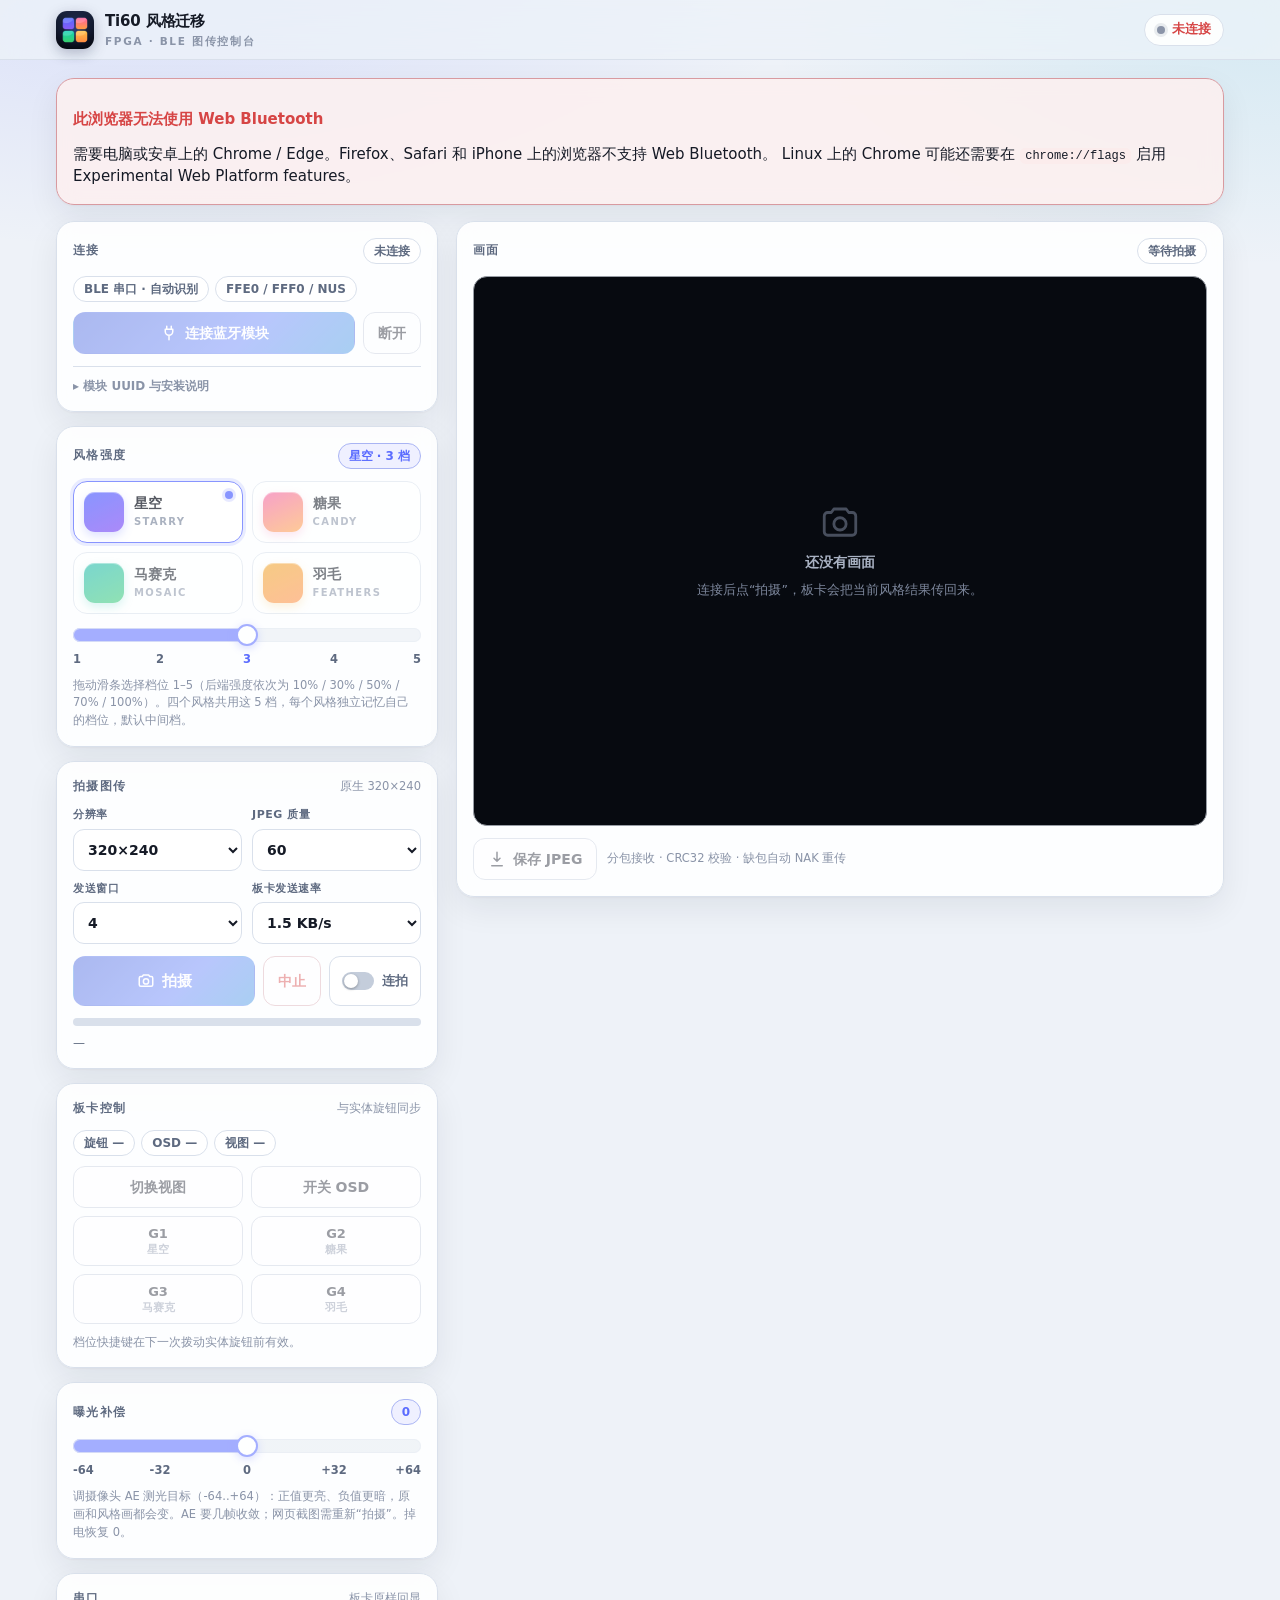
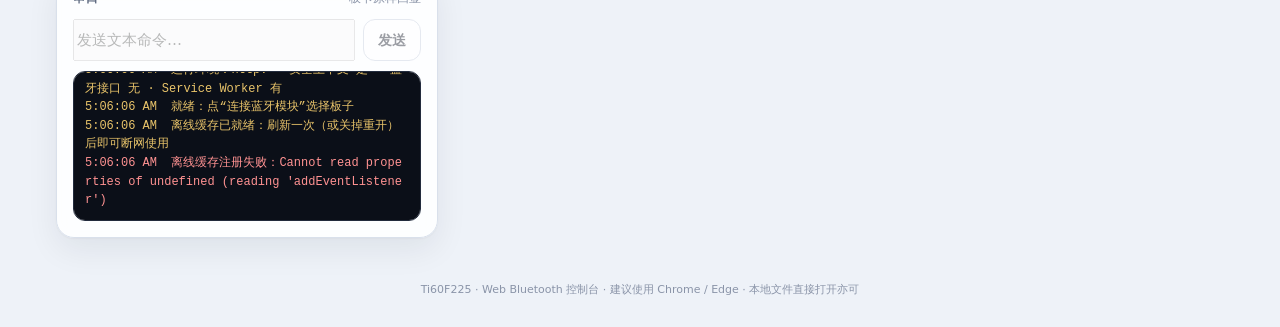
<file: index.html>
<!doctype html>
<html lang="zh-CN">
<head>
<meta charset="utf-8">
<meta name="viewport" content="width=device-width, initial-scale=1, viewport-fit=cover">
<meta name="color-scheme" content="light dark">
<title>Ti60 风格迁移 · 蓝牙图传控制台</title>
<meta name="description" content="通过蓝牙连接 Ti60 FPGA，切换四种艺术风格与五档强度，拍摄并下载风格迁移画面。">
<meta name="theme-color" content="#eef2f8" media="(prefers-color-scheme: light)">
<meta name="theme-color" content="#0b0e15" media="(prefers-color-scheme: dark)">
<link rel="manifest" href="./manifest.webmanifest">
<link rel="icon" href="icons/favicon-32.png" sizes="32x32">
<link rel="icon" href="icons/favicon.svg" type="image/svg+xml">
<link rel="apple-touch-icon" href="icons/apple-touch-icon.png">
<meta name="apple-mobile-web-app-capable" content="yes">
<meta name="apple-mobile-web-app-title" content="Ti60">
<link rel="stylesheet" href="./app.css">
</head>
<body class="desktop">

<header class="appbar">
  <div class="appbar-inner">
    <div class="brand">
      <img src="icons/icon-192.png" alt="" width="38" height="38">
      <div class="brand-text">
        <h1>Ti60 风格迁移</h1>
        <p>FPGA · BLE 图传控制台</p>
      </div>
    </div>
    <span class="spacer"></span>
    <span class="status-pill" id="statusPill" data-state="off">
      <span class="status-dot"></span><span id="statusText">未连接</span>
    </span>
    <button class="btn soft" id="installBtn" hidden>
      <svg viewBox="0 0 24 24" fill="none" stroke="currentColor" stroke-width="2" stroke-linecap="round" stroke-linejoin="round" aria-hidden="true"><path d="M12 3v12m0 0 4-4m-4 4-4-4M4 19h16"/></svg>
      <span class="install-label">安装</span>
    </button>
  </div>
</header>

<main>
  <section class="card warn" id="warn" hidden>
    <h2>此浏览器无法使用 Web Bluetooth</h2>
    <div id="warnText"></div>
  </section>

  <div class="layout">
    <div class="sidebar">

      <section class="card">
        <div class="card-head">
          <h2>连接</h2>
          <span class="chip" id="deviceChip">未连接</span>
        </div>
        <div class="conn-line">
          <span class="chip">BLE 串口 · 自动识别</span>
          <span class="chip" id="connHint">FFE0 / FFF0 / NUS</span>
        </div>
        <div class="conn-actions">
          <button id="connect" class="btn primary">
            <svg viewBox="0 0 24 24" fill="none" stroke="currentColor" stroke-width="2" stroke-linecap="round" stroke-linejoin="round" aria-hidden="true"><path d="M9 7V3M15 7V3M7 7h10v3a5 5 0 0 1-5 5 5 5 0 0 1-5-5V7ZM12 15v6"/></svg>
            连接蓝牙模块
          </button>
          <button id="disconnect" class="btn ghost" disabled>断开</button>
        </div>
        <details class="adv">
          <summary>模块 UUID 与安装说明</summary>
          <div class="adv-body">
            <label class="field">配置
              <select id="profile">
                <option value="auto">自动识别（FFE0 / FFF0 / Nordic UART）</option>
                <option value="ffe0">HC-08 / HM-10 / JDY：FFE0 · FFE1</option>
                <option value="fff0">FFF0 · 通知 FFF1 · 写 FFF2</option>
                <option value="nus">Nordic UART：6E400001…</option>
                <option value="custom">自定义</option>
              </select>
            </label>
            <div class="uuid-fields" id="customRow" hidden>
              <label class="field">服务 UUID<input id="cService" placeholder="0000ffe0-0000-1000-8000-00805f9b34fb"></label>
              <label class="field">通知特征<input id="cNotify" placeholder="0000ffe1-…"></label>
              <label class="field">写特征<input id="cWrite" placeholder="0000ffe1-…"></label>
            </div>
            <div class="hint">Chrome / Edge 可通过顶栏“安装”把本页变成独立窗口；HTTPS 或 localhost 下支持离线缓存。iPhone 上的浏览器不支持 Web Bluetooth。</div>
          </div>
        </details>
      </section>

      <section class="card">
        <div class="card-head">
          <h2>风格强度</h2>
          <span class="chip now" id="tierNow">星空 · 3 档</span>
        </div>
        <div class="style-grid" id="styleGrid">
          <button class="style-card sel" data-bank="0" disabled aria-pressed="true">
            <span class="swatch" aria-hidden="true"></span>
            <span class="meta"><span class="name">星空</span><span class="en">starry</span></span>
          </button>
          <button class="style-card" data-bank="1" disabled aria-pressed="false">
            <span class="swatch" aria-hidden="true"></span>
            <span class="meta"><span class="name">糖果</span><span class="en">candy</span></span>
          </button>
          <button class="style-card" data-bank="2" disabled aria-pressed="false">
            <span class="swatch" aria-hidden="true"></span>
            <span class="meta"><span class="name">马赛克</span><span class="en">mosaic</span></span>
          </button>
          <button class="style-card" data-bank="3" disabled aria-pressed="false">
            <span class="swatch" aria-hidden="true"></span>
            <span class="meta"><span class="name">羽毛</span><span class="en">feathers</span></span>
          </button>
        </div>
        <div class="tier-slider">
          <input class="tier-range" id="tierRange" type="range" min="0" max="4" step="1" value="2"
                 disabled aria-label="风格强度档位" aria-valuetext="3 档">
          <div class="tier-scale" id="tierScale" aria-hidden="true">
            <span data-tier="0">1</span>
            <span data-tier="1">2</span>
            <span data-tier="2" class="on">3</span>
            <span data-tier="3">4</span>
            <span data-tier="4">5</span>
          </div>
        </div>
        <div class="hint">拖动滑条选择档位 1–5（后端强度依次为 10% / 30% / 50% / 70% / 100%）。四个风格共用这 5 档，每个风格独立记忆自己的档位，默认中间档。</div>
      </section>

      <section class="card">
        <div class="card-head">
          <h2>拍摄图传</h2>
          <span class="head-note">原生 320×240</span>
        </div>
        <div class="field-grid">
          <label class="field">分辨率
            <select id="size"><option value="320" selected>320×240</option></select>
          </label>
          <label class="field">JPEG 质量
            <select id="quality"><option>40</option><option selected>60</option><option>75</option><option>90</option></select>
          </label>
          <label class="field">发送窗口
            <select id="window"><option>1</option><option>2</option><option selected>4</option><option>8</option></select>
          </label>
          <label class="field">板卡发送速率
            <select id="rate"><option value="800">0.8 KB/s</option><option value="1500" selected>1.5 KB/s</option><option value="2500">2.5 KB/s</option><option value="4000">4 KB/s</option><option value="6000">6 KB/s</option><option value="9000">9 KB/s</option></select>
          </label>
        </div>
        <div class="snap-row">
          <button id="snap" class="btn primary" disabled>
            <svg viewBox="0 0 24 24" fill="none" stroke="currentColor" stroke-width="2" stroke-linecap="round" stroke-linejoin="round" aria-hidden="true"><path d="M3 8a2 2 0 0 1 2-2h2l1.5-2h7L17 6h2a2 2 0 0 1 2 2v9a2 2 0 0 1-2 2H5a2 2 0 0 1-2-2Z"/><circle cx="12" cy="12.5" r="3.5"/></svg>
            拍摄
          </button>
          <button id="abort" class="btn danger" disabled>中止</button>
          <label class="switch"><input type="checkbox" id="auto"> 连拍</label>
        </div>
        <div class="progress" id="prog"><span id="progBar"></span></div>
        <div class="xfer" id="xfer">—</div>
      </section>

      <section class="card">
        <div class="card-head">
          <h2>板卡控制</h2>
          <span class="head-note">与实体旋钮同步</span>
        </div>
        <div class="chips">
          <span class="chip" id="knob">旋钮 —</span>
          <span class="chip" id="osd">OSD —</span>
          <span class="chip" id="view">视图 —</span>
        </div>
        <div class="ctl-row">
          <button class="btn ctl" id="viewBtn" data-cmd="VIEW" disabled>切换视图</button>
          <button class="btn ctl" id="osdBtn" data-cmd="OSD" disabled>开关 OSD</button>
        </div>
        <div class="knob-row">
          <button class="btn ctl" data-cmd="KNOB,1" disabled><span>G1</span><small>星空</small></button>
          <button class="btn ctl" data-cmd="KNOB,2" disabled><span>G2</span><small>糖果</small></button>
          <button class="btn ctl" data-cmd="KNOB,0" disabled><span>G3</span><small>马赛克</small></button>
          <button class="btn ctl" data-cmd="KNOB,3" disabled><span>G4</span><small>羽毛</small></button>
        </div>
        <div class="hint">档位快捷键在下一次拨动实体旋钮前有效。</div>
      </section>

      <section class="card">
        <div class="card-head">
          <h2>曝光补偿</h2>
          <span class="chip now" id="expNow">0</span>
        </div>
        <div class="tier-slider">
          <input class="tier-range" id="expRange" type="range" min="-64" max="64" step="1" value="0"
                 disabled aria-label="曝光补偿">
          <div class="tier-scale" aria-hidden="true">
            <span data-tier="0">-64</span>
            <span data-tier="1">-32</span>
            <span data-tier="2">0</span>
            <span data-tier="3">+32</span>
            <span data-tier="4">+64</span>
          </div>
        </div>
        <div class="hint">调摄像头 AE 测光目标（-64..+64）：正值更亮、负值更暗，原画和风格画都会变。AE 要几帧收敛；网页截图需重新“拍摄”。掉电恢复 0。</div>
      </section>

      <section class="card">
        <div class="card-head">
          <h2>串口</h2>
          <span class="head-note">板卡原样回显</span>
        </div>
        <div class="serial-row">
          <input id="text" placeholder="发送文本命令…" disabled>
          <button id="send" class="btn" disabled>发送</button>
        </div>
        <div id="log"></div>
      </section>

    </div>

    <section class="card viewer" id="viewer">
      <div class="card-head">
        <h2>画面</h2>
        <span class="chip" id="shotInfo">等待拍摄</span>
      </div>
      <div class="frame">
        <img id="shot" alt="风格迁移画面">
        <div class="empty" id="emptyViewer">
          <svg viewBox="0 0 24 24" fill="none" stroke="currentColor" stroke-width="1.6" stroke-linecap="round" stroke-linejoin="round" aria-hidden="true"><path d="M3 8a2 2 0 0 1 2-2h2l1.5-2h7L17 6h2a2 2 0 0 1 2 2v9a2 2 0 0 1-2 2H5a2 2 0 0 1-2-2Z"/><circle cx="12" cy="12.5" r="3.5"/></svg>
          <b>还没有画面</b>
          <span>连接后点“拍摄”，板卡会把当前风格结果传回来。</span>
        </div>
      </div>
      <div class="viewer-foot">
        <button id="save" class="btn" disabled>
          <svg viewBox="0 0 24 24" fill="none" stroke="currentColor" stroke-width="2" stroke-linecap="round" stroke-linejoin="round" aria-hidden="true"><path d="M12 3v12m0 0 4-4m-4 4-4-4M5 21h14"/></svg>
          保存 JPEG
        </button>
        <span class="hint">分包接收 · CRC32 校验 · 缺包自动 NAK 重传</span>
      </div>
      <div class="gallery" id="gallery"></div>
    </section>
  </div>
</main>

<p class="footnote">Ti60F225 · Web Bluetooth 控制台 · 建议使用 Chrome / Edge · 本地文件直接打开亦可</p>

<script src="ble_proto.js"></script>
<script src="app.js"></script>
</body>
</html>
</file>
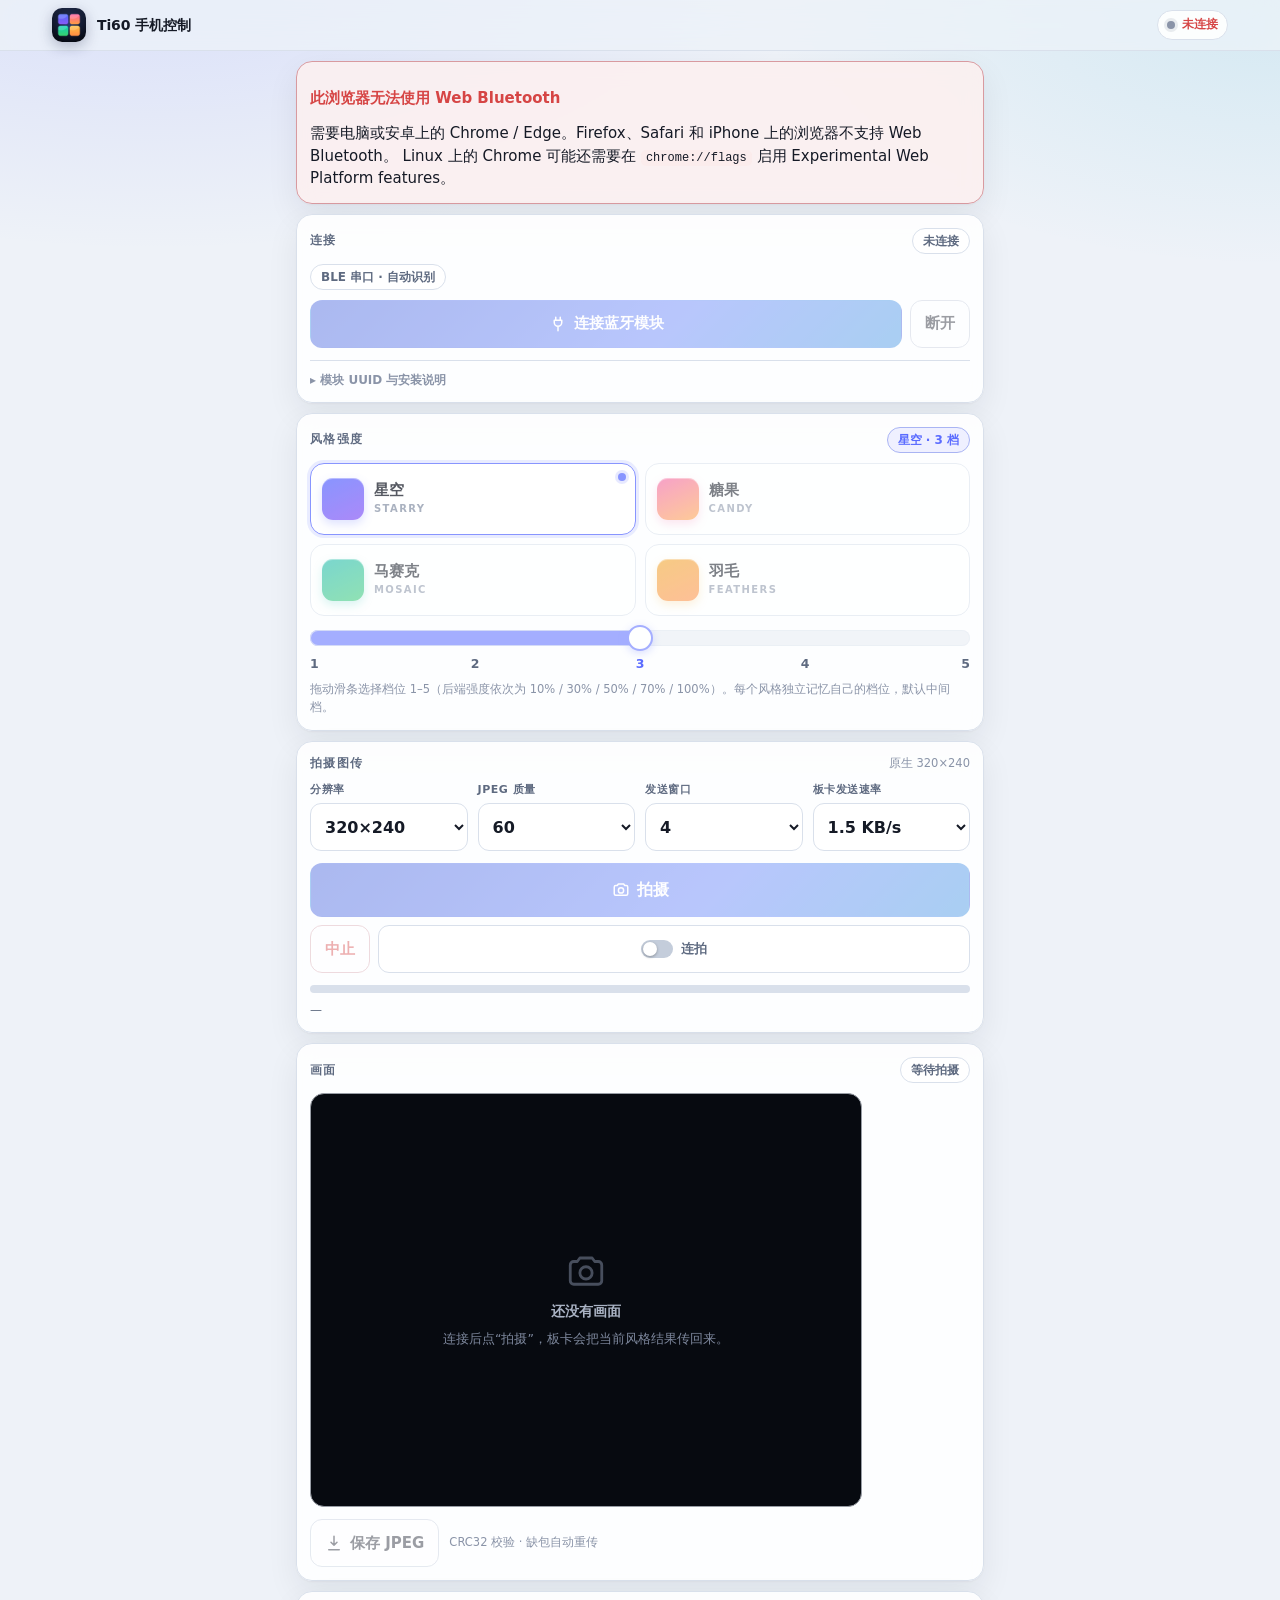
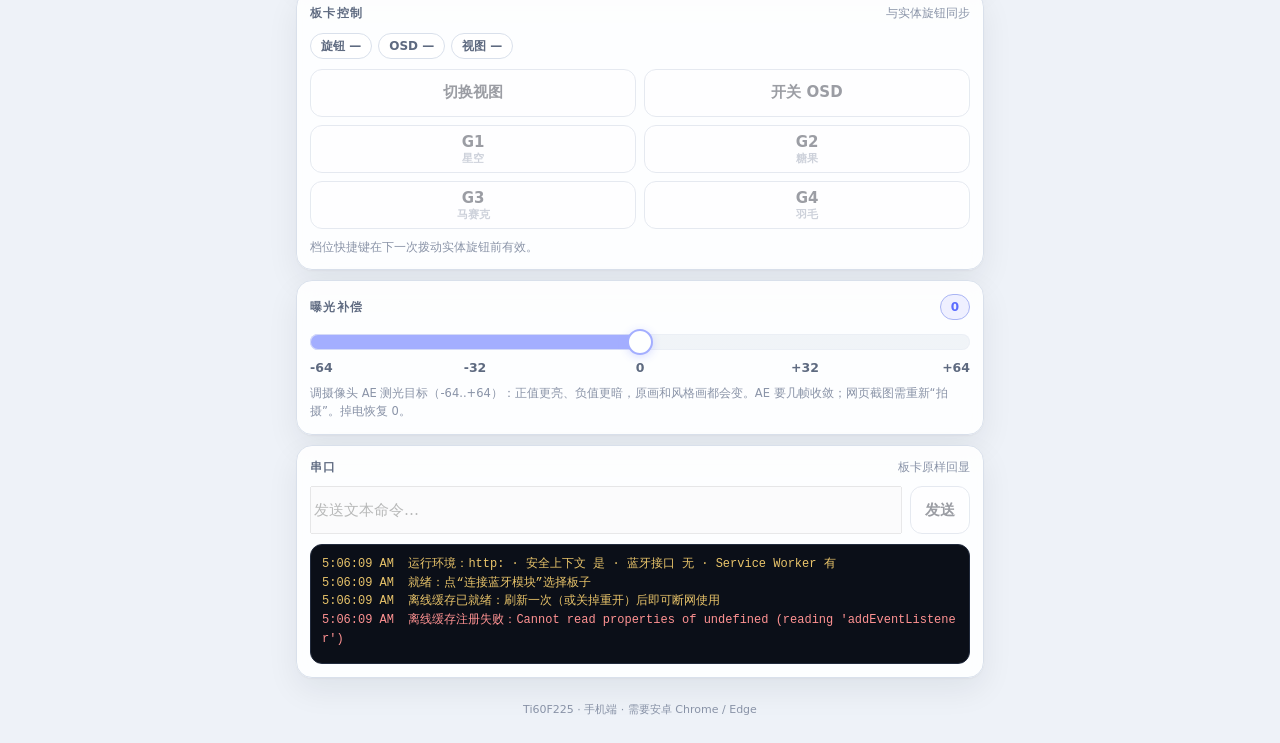
<file: index_mobile.html>
<!doctype html>
<html lang="zh-CN">
<head>
<meta charset="utf-8">
<meta name="viewport" content="width=device-width, initial-scale=1, viewport-fit=cover">
<meta name="color-scheme" content="light dark">
<title>Ti60 风格迁移 · 手机控制</title>
<meta name="description" content="手机上的 Ti60 风格迁移遥控器：切换风格与强度、拍摄并下载画面。">
<meta name="theme-color" content="#eef2f8" media="(prefers-color-scheme: light)">
<meta name="theme-color" content="#0b0e15" media="(prefers-color-scheme: dark)">
<meta name="mobile-web-app-capable" content="yes">
<meta name="apple-mobile-web-app-capable" content="yes">
<meta name="apple-mobile-web-app-title" content="Ti60">
<link rel="manifest" href="./manifest-mobile.webmanifest">
<link rel="icon" href="icons/favicon-32.png" sizes="32x32">
<link rel="icon" href="icons/favicon.svg" type="image/svg+xml">
<link rel="apple-touch-icon" href="icons/apple-touch-icon.png">
<link rel="stylesheet" href="./app.css">
</head>
<body class="mobile">

<header class="appbar">
  <div class="appbar-inner">
    <div class="brand">
      <img src="icons/icon-192.png" alt="" width="34" height="34">
      <div class="brand-text">
        <h1>Ti60 手机控制</h1>
        <p>FPGA · BLE 图传</p>
      </div>
    </div>
    <span class="spacer"></span>
    <span class="status-pill" id="statusPill" data-state="off">
      <span class="status-dot"></span><span id="statusText">未连接</span>
    </span>
    <button class="btn soft" id="installBtn" hidden aria-label="安装到主屏幕">
      <svg viewBox="0 0 24 24" fill="none" stroke="currentColor" stroke-width="2" stroke-linecap="round" stroke-linejoin="round" aria-hidden="true"><path d="M12 3v12m0 0 4-4m-4 4-4-4M4 19h16"/></svg>
      <span class="install-label">安装</span>
    </button>
  </div>
</header>

<main>
  <section class="card warn" id="warn" hidden>
    <h2>此浏览器无法使用 Web Bluetooth</h2>
    <div id="warnText"></div>
  </section>

  <section class="card">
    <div class="card-head">
      <h2>连接</h2>
      <span class="chip" id="deviceChip">未连接</span>
    </div>
    <div class="conn-line">
      <span class="chip">BLE 串口 · 自动识别</span>
    </div>
    <div class="conn-actions">
      <button id="connect" class="btn primary">
        <svg viewBox="0 0 24 24" fill="none" stroke="currentColor" stroke-width="2" stroke-linecap="round" stroke-linejoin="round" aria-hidden="true"><path d="M9 7V3M15 7V3M7 7h10v3a5 5 0 0 1-5 5 5 5 0 0 1-5-5V7ZM12 15v6"/></svg>
        连接蓝牙模块
      </button>
      <button id="disconnect" class="btn ghost" disabled>断开</button>
    </div>
    <details class="adv">
      <summary>模块 UUID 与安装说明</summary>
      <div class="adv-body">
        <label class="field">配置
          <select id="profile">
            <option value="auto">自动识别（FFE0 / FFF0 / Nordic UART）</option>
            <option value="ffe0">HC-08 / HM-10 / JDY：FFE0 · FFE1</option>
            <option value="fff0">FFF0 · 通知 FFF1 · 写 FFF2</option>
            <option value="nus">Nordic UART：6E400001…</option>
            <option value="custom">自定义</option>
          </select>
        </label>
        <div class="uuid-fields" id="customRow" hidden>
          <label class="field">服务 UUID<input id="cService" placeholder="0000ffe0-0000-1000-8000-00805f9b34fb"></label>
          <label class="field">通知特征<input id="cNotify" placeholder="0000ffe1-…"></label>
          <label class="field">写特征<input id="cWrite" placeholder="0000ffe1-…"></label>
        </div>
        <div class="hint">安卓 Chrome / Edge 可在菜单或顶栏“安装”到主屏幕，像 App 一样全屏打开。iPhone 上的浏览器不支持 Web Bluetooth。</div>
      </div>
    </details>
  </section>

  <section class="card">
    <div class="card-head">
      <h2>风格强度</h2>
      <span class="chip now" id="tierNow">星空 · 3 档</span>
    </div>
    <div class="style-grid" id="styleGrid">
      <button class="style-card sel" data-bank="0" disabled aria-pressed="true">
        <span class="swatch" aria-hidden="true"></span>
        <span class="meta"><span class="name">星空</span><span class="en">starry</span></span>
      </button>
      <button class="style-card" data-bank="1" disabled aria-pressed="false">
        <span class="swatch" aria-hidden="true"></span>
        <span class="meta"><span class="name">糖果</span><span class="en">candy</span></span>
      </button>
      <button class="style-card" data-bank="2" disabled aria-pressed="false">
        <span class="swatch" aria-hidden="true"></span>
        <span class="meta"><span class="name">马赛克</span><span class="en">mosaic</span></span>
      </button>
      <button class="style-card" data-bank="3" disabled aria-pressed="false">
        <span class="swatch" aria-hidden="true"></span>
        <span class="meta"><span class="name">羽毛</span><span class="en">feathers</span></span>
      </button>
    </div>
    <div class="tier-slider">
      <input class="tier-range" id="tierRange" type="range" min="0" max="4" step="1" value="2"
             disabled aria-label="风格强度档位" aria-valuetext="3 档">
      <div class="tier-scale" id="tierScale" aria-hidden="true">
        <span data-tier="0">1</span>
        <span data-tier="1">2</span>
        <span data-tier="2" class="on">3</span>
        <span data-tier="3">4</span>
        <span data-tier="4">5</span>
      </div>
    </div>
    <div class="hint">拖动滑条选择档位 1–5（后端强度依次为 10% / 30% / 50% / 70% / 100%）。每个风格独立记忆自己的档位，默认中间档。</div>
  </section>

  <section class="card">
    <div class="card-head">
      <h2>拍摄图传</h2>
      <span class="head-note">原生 320×240</span>
    </div>
    <div class="field-grid">
      <label class="field">分辨率
        <select id="size"><option value="320" selected>320×240</option></select>
      </label>
      <label class="field">JPEG 质量
        <select id="quality"><option>40</option><option selected>60</option><option>75</option><option>90</option></select>
      </label>
      <label class="field">发送窗口
        <select id="window"><option>1</option><option>2</option><option selected>4</option><option>8</option></select>
      </label>
      <label class="field">板卡发送速率
        <select id="rate"><option value="800">0.8 KB/s</option><option value="1500" selected>1.5 KB/s</option><option value="2500">2.5 KB/s</option><option value="4000">4 KB/s</option><option value="6000">6 KB/s</option><option value="9000">9 KB/s</option></select>
      </label>
    </div>
    <div class="snap-row">
      <button id="snap" class="btn primary" disabled>
        <svg viewBox="0 0 24 24" fill="none" stroke="currentColor" stroke-width="2" stroke-linecap="round" stroke-linejoin="round" aria-hidden="true"><path d="M3 8a2 2 0 0 1 2-2h2l1.5-2h7L17 6h2a2 2 0 0 1 2 2v9a2 2 0 0 1-2 2H5a2 2 0 0 1-2-2Z"/><circle cx="12" cy="12.5" r="3.5"/></svg>
        拍摄
      </button>
      <button id="abort" class="btn danger" disabled>中止</button>
      <label class="switch"><input type="checkbox" id="auto"> 连拍</label>
    </div>
    <div class="progress" id="prog"><span id="progBar"></span></div>
    <div class="xfer" id="xfer">—</div>
  </section>

  <section class="card viewer" id="viewer">
    <div class="card-head">
      <h2>画面</h2>
      <span class="chip" id="shotInfo">等待拍摄</span>
    </div>
    <div class="frame">
      <img id="shot" alt="风格迁移画面">
      <div class="empty" id="emptyViewer">
        <svg viewBox="0 0 24 24" fill="none" stroke="currentColor" stroke-width="1.6" stroke-linecap="round" stroke-linejoin="round" aria-hidden="true"><path d="M3 8a2 2 0 0 1 2-2h2l1.5-2h7L17 6h2a2 2 0 0 1 2 2v9a2 2 0 0 1-2 2H5a2 2 0 0 1-2-2Z"/><circle cx="12" cy="12.5" r="3.5"/></svg>
        <b>还没有画面</b>
        <span>连接后点“拍摄”，板卡会把当前风格结果传回来。</span>
      </div>
    </div>
    <div class="viewer-foot">
      <button id="save" class="btn" disabled>
        <svg viewBox="0 0 24 24" fill="none" stroke="currentColor" stroke-width="2" stroke-linecap="round" stroke-linejoin="round" aria-hidden="true"><path d="M12 3v12m0 0 4-4m-4 4-4-4M5 21h14"/></svg>
        保存 JPEG
      </button>
      <span class="hint">CRC32 校验 · 缺包自动重传</span>
    </div>
    <div class="gallery" id="gallery"></div>
  </section>

  <section class="card">
    <div class="card-head">
      <h2>板卡控制</h2>
      <span class="head-note">与实体旋钮同步</span>
    </div>
    <div class="chips">
      <span class="chip" id="knob">旋钮 —</span>
      <span class="chip" id="osd">OSD —</span>
      <span class="chip" id="view">视图 —</span>
    </div>
    <div class="ctl-row">
      <button class="btn ctl" id="viewBtn" data-cmd="VIEW" disabled>切换视图</button>
      <button class="btn ctl" id="osdBtn" data-cmd="OSD" disabled>开关 OSD</button>
    </div>
    <div class="knob-row">
      <button class="btn ctl" data-cmd="KNOB,1" disabled><span>G1</span><small>星空</small></button>
      <button class="btn ctl" data-cmd="KNOB,2" disabled><span>G2</span><small>糖果</small></button>
      <button class="btn ctl" data-cmd="KNOB,0" disabled><span>G3</span><small>马赛克</small></button>
      <button class="btn ctl" data-cmd="KNOB,3" disabled><span>G4</span><small>羽毛</small></button>
    </div>
    <div class="hint">档位快捷键在下一次拨动实体旋钮前有效。</div>
  </section>

  <section class="card">
    <div class="card-head">
      <h2>曝光补偿</h2>
      <span class="chip now" id="expNow">0</span>
    </div>
    <div class="tier-slider">
      <input class="tier-range" id="expRange" type="range" min="-64" max="64" step="1" value="0"
             disabled aria-label="曝光补偿">
      <div class="tier-scale" aria-hidden="true">
        <span data-tier="0">-64</span>
        <span data-tier="1">-32</span>
        <span data-tier="2">0</span>
        <span data-tier="3">+32</span>
        <span data-tier="4">+64</span>
      </div>
    </div>
    <div class="hint">调摄像头 AE 测光目标（-64..+64）：正值更亮、负值更暗，原画和风格画都会变。AE 要几帧收敛；网页截图需重新“拍摄”。掉电恢复 0。</div>
  </section>

  <section class="card">
    <div class="card-head">
      <h2>串口</h2>
      <span class="head-note">板卡原样回显</span>
    </div>
    <div class="serial-row">
      <input id="text" placeholder="发送文本命令…" disabled>
      <button id="send" class="btn" disabled>发送</button>
    </div>
    <div id="log"></div>
  </section>
</main>

<p class="footnote">Ti60F225 · 手机端 · 需要安卓 Chrome / Edge</p>

<script src="ble_proto.js"></script>
<script src="app.js"></script>
</body>
</html>
</file>
<file: app.css>
/* Ti60 style-transfer BLE console — shared design system (desktop + mobile). */

:root {
  color-scheme: light dark;
  --bg: #eef2f8;
  --bg-elev: #ffffff;
  --bg-soft: #f5f8fc;
  --surface: rgba(255, 255, 255, .88);
  --text: #151a26;
  --muted: #5e6a80;
  --faint: #8a94a8;
  --line: #d9e0eb;
  --line-strong: #c4cddb;
  --accent: #3b5bdb;
  --accent-2: #12a4c9;
  --ok: #0f9d63;
  --bad: #d64545;
  --warn: #c47f16;
  --radius: 18px;
  --radius-sm: 12px;
  --shadow: 0 1px 2px rgba(16, 24, 40, .04), 0 12px 32px rgba(16, 24, 40, .07);
  --shadow-lift: 0 2px 4px rgba(16, 24, 40, .05), 0 18px 44px rgba(16, 24, 40, .12);
  --starry: #5b6cff;
  --starry-2: #8b5cf6;
  --candy: #f2559c;
  --candy-2: #ff9f43;
  --mosaic: #0fb5a6;
  --mosaic-2: #38c976;
  --feathers: #f0a020;
  --feathers-2: #ff8c42;
  --tier-accent: var(--accent);
  --log-bg: #0b0f18;
  --log-text: #c8d1e4;
}

@media (prefers-color-scheme: dark) {
  :root {
    --bg: #0b0e15;
    --bg-elev: #161b26;
    --bg-soft: #11151e;
    --surface: rgba(22, 27, 38, .86);
    --text: #e9edf6;
    --muted: #98a2b8;
    --faint: #6f7a90;
    --line: #283144;
    --line-strong: #374259;
    --accent: #7794ff;
    --accent-2: #35c6e0;
    --ok: #4cc98a;
    --bad: #f07373;
    --warn: #e0a94a;
    --shadow: 0 1px 2px rgba(0, 0, 0, .3), 0 14px 36px rgba(0, 0, 0, .35);
    --shadow-lift: 0 2px 4px rgba(0, 0, 0, .35), 0 20px 48px rgba(0, 0, 0, .45);
    --log-bg: #080b12;
  }
}

* { box-sizing: border-box; }

html { -webkit-text-size-adjust: 100%; }

body {
  margin: 0;
  min-height: 100dvh;
  font: 15px/1.5 system-ui, -apple-system, "Segoe UI", "PingFang SC", "Microsoft YaHei", sans-serif;
  color: var(--text);
  background:
    radial-gradient(1100px 520px at 12% -8%, rgba(91, 108, 255, .16), transparent 62%),
    radial-gradient(900px 460px at 100% 0%, rgba(18, 164, 201, .12), transparent 58%),
    var(--bg);
  background-attachment: fixed;
}

button, select, input, textarea { font: inherit; color: inherit; }
button { -webkit-tap-highlight-color: transparent; }

[hidden] { display: none !important; }

:focus-visible {
  outline: 2px solid var(--accent);
  outline-offset: 2px;
}

/* ---------- app bar ---------- */

.appbar {
  position: sticky;
  top: 0;
  z-index: 50;
  border-bottom: 1px solid var(--line);
  background: color-mix(in srgb, var(--bg) 78%, transparent);
  -webkit-backdrop-filter: blur(18px) saturate(1.5);
  backdrop-filter: blur(18px) saturate(1.5);
}

.appbar-inner {
  max-width: 1200px;
  margin: 0 auto;
  padding: 10px 16px;
  display: flex;
  align-items: center;
  gap: 12px;
}

.brand { display: flex; align-items: center; gap: 11px; min-width: 0; }
.brand img {
  width: 38px; height: 38px; border-radius: 11px; flex: none;
  box-shadow: 0 4px 14px rgba(20, 30, 70, .28);
}
.brand-text { min-width: 0; }
.brand h1 { margin: 0; font-size: 15px; font-weight: 700; letter-spacing: -.01em; white-space: nowrap; }
.brand p {
  margin: 1px 0 0; font-size: 10.5px; font-weight: 600; color: var(--faint);
  letter-spacing: .16em; text-transform: uppercase; white-space: nowrap;
}

.appbar .spacer { flex: 1; }

.status-pill {
  display: inline-flex; align-items: center; gap: 7px;
  min-height: 32px; padding: 0 12px;
  border: 1px solid var(--line); border-radius: 999px;
  background: var(--surface); color: var(--muted);
  font-size: 12.5px; font-weight: 650; white-space: nowrap;
}
.status-dot {
  width: 8px; height: 8px; border-radius: 50%; flex: none;
  background: var(--faint);
  box-shadow: 0 0 0 3px color-mix(in srgb, var(--faint) 18%, transparent);
  transition: background .2s, box-shadow .2s;
}
.status-pill[data-state="connecting"] .status-dot {
  background: var(--warn);
  box-shadow: 0 0 0 3px color-mix(in srgb, var(--warn) 22%, transparent);
  animation: pulse 1.1s ease-in-out infinite;
}
.status-pill[data-state="on"] .status-dot {
  background: var(--ok);
  box-shadow: 0 0 0 3px color-mix(in srgb, var(--ok) 22%, transparent);
}
.status-pill[data-state="on"] { color: var(--ok); border-color: color-mix(in srgb, var(--ok) 32%, var(--line)); }
.status-pill[data-state="off"] { color: var(--bad); }
@keyframes pulse { 50% { opacity: .35; } }

/* ---------- buttons ---------- */

.btn {
  appearance: none;
  display: inline-flex; align-items: center; justify-content: center; gap: 7px;
  min-height: 42px; padding: 0 14px;
  border: 1px solid var(--line-strong); border-radius: var(--radius-sm);
  background: var(--bg-elev); color: var(--text);
  font-size: 14px; font-weight: 650; line-height: 1;
  cursor: pointer; white-space: nowrap;
  transition: transform .12s, border-color .15s, background .15s, box-shadow .15s, opacity .15s;
}
.btn svg { width: 18px; height: 18px; flex: none; }
.btn:hover:not(:disabled) { border-color: var(--accent); color: var(--accent); }
.btn:active:not(:disabled) { transform: translateY(1px); }
.btn.primary {
  border-color: transparent; color: #fff;
  background: linear-gradient(135deg, #3b5bdb, #5b7cfa 60%, #12a4c9 140%);
  box-shadow: 0 7px 18px rgba(59, 91, 219, .30);
}
.btn.primary:hover:not(:disabled) { color: #fff; filter: brightness(1.06); }
.btn.ghost { background: transparent; }
.btn.soft { background: var(--bg-soft); }
.btn.danger { color: var(--bad); border-color: color-mix(in srgb, var(--bad) 35%, var(--line)); }
.btn.danger:hover:not(:disabled) { color: var(--bad); background: color-mix(in srgb, var(--bad) 8%, var(--bg-elev)); }
.btn:disabled { opacity: .42; cursor: not-allowed; box-shadow: none; }
.btn.active {
  color: var(--accent);
  border-color: color-mix(in srgb, var(--accent) 45%, var(--line));
  background: color-mix(in srgb, var(--accent) 10%, var(--bg-elev));
}
.btn.grow { flex: 1; }

/* ---------- layout ---------- */

main {
  max-width: 1200px;
  margin: 0 auto;
  padding: 18px 16px 48px;
  display: grid;
  gap: 16px;
}

.layout { display: grid; gap: 16px; }

@media (min-width: 980px) {
  .layout {
    grid-template-columns: 382px minmax(0, 1fr);
    align-items: start;
    gap: 18px;
  }
  .sidebar { display: grid; gap: 14px; align-content: start; }
  .layout > .viewer { position: sticky; top: 82px; }
}

/* ---------- cards ---------- */

.card {
  background: var(--surface);
  border: 1px solid var(--line);
  border-radius: var(--radius);
  box-shadow: var(--shadow);
  padding: 16px;
  -webkit-backdrop-filter: blur(10px);
  backdrop-filter: blur(10px);
  min-width: 0;
}

.card-head {
  display: flex; align-items: center; justify-content: space-between;
  gap: 10px; margin-bottom: 12px;
}
.card-head h2 {
  margin: 0; font-size: 11.5px; font-weight: 700; letter-spacing: .12em;
  text-transform: uppercase; color: var(--muted);
}
.card-head .head-note { font-size: 11.5px; color: var(--faint); }

.card.warn {
  border-color: color-mix(in srgb, var(--bad) 45%, var(--line));
  background: color-mix(in srgb, var(--bad) 7%, var(--surface));
}
.card.warn h2 { color: var(--bad); text-transform: none; letter-spacing: 0; font-size: 15px; }
.card.warn code {
  font-size: 12px; padding: 1px 5px; border-radius: 5px;
  background: color-mix(in srgb, var(--bad) 10%, var(--bg-elev));
  word-break: break-all;
}

.hint { margin-top: 10px; font-size: 11.5px; line-height: 1.55; color: var(--faint); }

/* ---------- connection ---------- */

.conn-actions {
  display: grid; grid-template-columns: 1fr auto; gap: 8px; margin-top: 10px;
}
.conn-line { display: flex; flex-wrap: wrap; gap: 6px; }

/* ---------- chips ---------- */

.chips { display: flex; flex-wrap: wrap; gap: 6px; }
.chip {
  display: inline-flex; align-items: center; gap: 6px;
  min-height: 26px; padding: 3px 10px;
  border: 1px solid var(--line); border-radius: 999px;
  background: var(--bg-elev); color: var(--muted);
  font-size: 12px; font-weight: 600; white-space: nowrap;
}
.chip.on {
  color: var(--ok);
  border-color: color-mix(in srgb, var(--ok) 34%, var(--line));
  background: color-mix(in srgb, var(--ok) 9%, var(--bg-elev));
}
.chip.now {
  color: var(--tier-accent);
  border-color: color-mix(in srgb, var(--tier-accent) 38%, var(--line));
  background: color-mix(in srgb, var(--tier-accent) 10%, var(--bg-elev));
  transition: color .2s, border-color .2s, background .2s;
}

/* ---------- style picker ---------- */

.style-grid {
  display: grid; grid-template-columns: 1fr 1fr; gap: 9px;
}

.style-card {
  position: relative;
  appearance: none;
  display: flex; align-items: center; gap: 10px;
  padding: 10px; min-height: 62px;
  border: 1.5px solid var(--line); border-radius: 14px;
  background: var(--bg-elev); color: var(--text);
  text-align: left; cursor: pointer;
  transition: transform .14s, border-color .15s, box-shadow .15s, opacity .15s;
}
.style-card[data-bank="0"] { --sw1: var(--starry); --sw2: var(--starry-2); }
.style-card[data-bank="1"] { --sw1: var(--candy); --sw2: var(--candy-2); }
.style-card[data-bank="2"] { --sw1: var(--mosaic); --sw2: var(--mosaic-2); }
.style-card[data-bank="3"] { --sw1: var(--feathers); --sw2: var(--feathers-2); }

.style-card .swatch {
  width: 40px; height: 40px; flex: none; border-radius: 11px;
  background: linear-gradient(155deg, var(--sw1), var(--sw2));
  box-shadow: inset 0 1px 0 rgba(255, 255, 255, .38), 0 4px 10px color-mix(in srgb, var(--sw1) 28%, transparent);
}
.style-card .name { display: block; font-size: 14px; font-weight: 680; line-height: 1.2; }
.style-card .en {
  display: block; margin-top: 2px; font-size: 10px; font-weight: 600;
  letter-spacing: .14em; text-transform: uppercase; color: var(--faint);
}
.style-card:hover:not(:disabled) {
  transform: translateY(-1px);
  border-color: color-mix(in srgb, var(--sw1) 55%, var(--line));
  box-shadow: 0 6px 16px color-mix(in srgb, var(--sw1) 14%, transparent);
}
.style-card.sel {
  border-color: var(--sw1);
  box-shadow: 0 0 0 3px color-mix(in srgb, var(--sw1) 17%, transparent);
}
.style-card.sel::after {
  content: ""; position: absolute; top: 9px; right: 9px;
  width: 8px; height: 8px; border-radius: 50%;
  background: var(--sw1);
  box-shadow: 0 0 0 3px color-mix(in srgb, var(--sw1) 20%, transparent);
}
.style-card:disabled, .tier-range:disabled { opacity: .55; cursor: not-allowed; }
.style-card.sel:disabled { opacity: .72; }

/* ---------- tier slider (progress bar) ---------- */

.tier-slider { margin-top: 14px; }

.tier-range {
  -webkit-appearance: none;
  appearance: none;
  display: block;
  width: 100%;
  height: 14px;
  margin: 8px 0 0;
  padding: 0;
  border: none;
  border-radius: 999px;
  outline: none;
  cursor: pointer;
  touch-action: pan-y;
  background:
    linear-gradient(90deg,
      var(--tier-accent) 0 var(--fill, 50%),
      color-mix(in srgb, var(--line) 62%, var(--bg-elev)) var(--fill, 50%) 100%);
  box-shadow: inset 0 0 0 1px color-mix(in srgb, var(--line) 70%, transparent);
}
.tier-range:disabled { opacity: .55; cursor: not-allowed; }

.tier-range::-webkit-slider-thumb {
  -webkit-appearance: none;
  appearance: none;
  width: 22px; height: 22px;
  border-radius: 50%;
  background: #fff;
  border: 2px solid var(--tier-accent);
  box-shadow: 0 2px 8px color-mix(in srgb, var(--tier-accent) 42%, transparent);
  cursor: grab;
  transition: transform .12s, box-shadow .15s;
}
.tier-range:active::-webkit-slider-thumb {
  cursor: grabbing;
  transform: scale(1.08);
  box-shadow: 0 3px 12px color-mix(in srgb, var(--tier-accent) 55%, transparent);
}
.tier-range:focus-visible::-webkit-slider-thumb {
  box-shadow: 0 0 0 4px color-mix(in srgb, var(--tier-accent) 26%, transparent);
}
.tier-range::-moz-range-thumb {
  width: 20px; height: 20px;
  border-radius: 50%;
  background: #fff;
  border: 2px solid var(--tier-accent);
  box-shadow: 0 2px 8px color-mix(in srgb, var(--tier-accent) 42%, transparent);
  cursor: grab;
}
.tier-range::-moz-range-track { background: transparent; }

.tier-scale {
  position: relative;
  height: 16px;
  margin-top: 9px;
  font-size: 11.5px;
  font-weight: 700;
  font-variant-numeric: tabular-nums;
  color: var(--muted);
}
.tier-scale span {
  position: absolute;
  top: 0;
  transform: translateX(-50%);
  transition: color .15s;
  white-space: nowrap;
}
.tier-scale span[data-tier="0"] { left: 0; transform: translateX(0); }
.tier-scale span[data-tier="1"] { left: 25%; }
.tier-scale span[data-tier="2"] { left: 50%; }
.tier-scale span[data-tier="3"] { left: 75%; }
.tier-scale span[data-tier="4"] { left: 100%; transform: translateX(-100%); }
.tier-scale span.on { color: var(--tier-accent); }

/* ---------- form fields ---------- */

.field-grid { display: grid; grid-template-columns: 1fr 1fr; gap: 10px; }
.uuid-fields { display: grid; gap: 10px; }

.field {
  display: flex; flex-direction: column; gap: 5px;
  font-size: 11px; font-weight: 650; letter-spacing: .05em; color: var(--muted);
}

select, input[type="text"] {
  min-height: 42px; padding: 0 10px;
  border: 1px solid var(--line); border-radius: 11px;
  background: var(--bg-elev); color: var(--text);
  font-size: 14px;
  transition: border-color .15s, box-shadow .15s;
}
select:focus, input[type="text"]:focus {
  outline: none; border-color: var(--accent);
  box-shadow: 0 0 0 3px color-mix(in srgb, var(--accent) 15%, transparent);
}
select:disabled, input:disabled { opacity: .5; }

.serial-row { display: flex; gap: 8px; }
.serial-row input { flex: 1; min-width: 0; }

/* ---------- capture ---------- */

.snap-row { display: flex; gap: 8px; align-items: stretch; margin-top: 12px; }
#snap { flex: 1; min-height: 50px; font-size: 15px; }

.switch {
  display: inline-flex; align-items: center; gap: 8px;
  padding: 0 12px; border: 1px solid var(--line); border-radius: 11px;
  background: var(--bg-elev); color: var(--muted);
  font-size: 12.5px; font-weight: 600; cursor: pointer; white-space: nowrap;
}
.switch input {
  appearance: none; margin: 0; width: 32px; height: 18px; flex: none;
  border-radius: 999px; background: var(--line-strong);
  position: relative; cursor: pointer; transition: background .18s;
}
.switch input::after {
  content: ""; position: absolute; top: 2px; left: 2px;
  width: 14px; height: 14px; border-radius: 50%; background: #fff;
  box-shadow: 0 1px 3px rgba(0, 0, 0, .3);
  transition: transform .18s;
}
.switch input:checked { background: var(--accent); }
.switch input:checked::after { transform: translateX(14px); }

.progress {
  position: relative; height: 8px; margin-top: 12px;
  border-radius: 999px; background: var(--line); overflow: hidden;
}
.progress > span {
  display: block; width: 0; height: 100%; border-radius: inherit;
  background: linear-gradient(90deg, var(--tier-accent), var(--accent-2));
  transition: width .16s linear;
}
.progress.indeterminate > span {
  width: 36% !important;
  animation: shimmer 1.15s ease-in-out infinite;
}
@keyframes shimmer {
  0% { margin-left: -38%; }
  100% { margin-left: 102%; }
}

.xfer {
  margin-top: 8px; min-height: 18px;
  font-size: 12px; color: var(--muted);
  font-variant-numeric: tabular-nums;
}
.xfer:empty { display: none; }

/* ---------- board controls ---------- */

.ctl-row { display: grid; grid-template-columns: 1fr 1fr; gap: 8px; margin-top: 10px; }
.knob-row { display: grid; grid-template-columns: 1fr 1fr; gap: 8px; margin-top: 8px; }
.knob-row .btn { flex-direction: column; gap: 1px; min-height: 50px; line-height: 1.2; font-size: 13px; }
.knob-row .btn small { font-size: 10.5px; font-weight: 600; color: var(--faint); }

/* ---------- viewer ---------- */

.viewer { padding: 16px; }
.viewer .frame {
  position: relative;
  aspect-ratio: 4 / 3;
  border-radius: 14px; overflow: hidden;
  background: #070a10;
  border: 1px solid color-mix(in srgb, var(--line) 70%, #000);
  display: grid; place-items: center;
}
#shot { display: none; width: 100%; height: 100%; object-fit: contain; }
#shot.has { display: block; }

.empty {
  position: absolute; inset: 0;
  display: flex; flex-direction: column; align-items: center; justify-content: center; gap: 8px;
  padding: 24px; text-align: center;
  color: #7d879c; font-size: 12.5px;
}
.empty svg { width: 42px; height: 42px; opacity: .55; }
.empty b { color: #aab3c4; font-size: 14px; font-weight: 650; }

.viewer-foot { display: flex; align-items: center; gap: 10px; margin-top: 12px; }
.viewer-foot .hint { margin: 0; flex: 1; }

.gallery {
  display: flex; gap: 8px; overflow-x: auto;
  padding-top: 12px; scrollbar-width: thin;
}
.gallery:empty { display: none; }
.gallery img {
  height: 58px; flex: none; border-radius: 8px;
  border: 2px solid transparent; cursor: pointer;
  opacity: .72; transition: opacity .15s, border-color .15s;
}
.gallery img:hover { opacity: 1; }
.gallery img.sel { border-color: var(--accent); opacity: 1; }

/* ---------- console ---------- */

#log {
  margin-top: 10px; height: 150px; overflow: auto;
  padding: 10px 11px;
  border: 1px solid #222b3d; border-radius: 12px;
  background: var(--log-bg); color: var(--log-text);
  font: 12px/1.55 ui-monospace, SFMono-Regular, Consolas, "Liberation Mono", monospace;
  white-space: pre-wrap; word-break: break-all;
  scrollbar-width: thin;
}
#log .tx { color: #86a8ff; }
#log .rx { color: #8fe3c0; }
#log .err { color: #ff9292; }
#log .note { color: #e9c46a; }

/* ---------- advanced / details ---------- */

details.adv { margin-top: 12px; padding-top: 10px; border-top: 1px solid var(--line); }
details.adv summary {
  cursor: pointer; font-size: 12px; font-weight: 600; color: var(--faint);
  list-style: none;
}
details.adv summary::-webkit-details-marker { display: none; }
details.adv summary::before { content: "▸ "; }
details.adv[open] summary::before { content: "▾ "; }
details.adv .adv-body { display: grid; gap: 10px; margin-top: 10px; }

.footnote {
  max-width: 1200px; margin: -4px auto 0; padding: 0 18px 28px;
  font-size: 11px; color: var(--faint); text-align: center;
}
.footnote kbd {
  font: inherit; padding: 1px 5px; border: 1px solid var(--line);
  border-radius: 5px; background: var(--bg-elev);
}

/* ---------- mobile page ---------- */

body.mobile main { max-width: 720px; padding: 10px 10px calc(28px + env(safe-area-inset-bottom)); gap: 10px; }
body.mobile .appbar-inner { padding: calc(8px + env(safe-area-inset-top)) 12px 8px; }
body.mobile .brand img { width: 34px; height: 34px; border-radius: 10px; }
body.mobile .brand h1 { font-size: 14px; }
body.mobile .brand p { display: none; }
body.mobile .status-pill { font-size: 11.5px; padding: 0 9px; min-height: 30px; }
body.mobile #installBtn .install-label { display: none; }
body.mobile #installBtn { min-height: 36px; padding: 0; width: 38px; border-radius: 10px; }

body.mobile .card { padding: 13px; border-radius: 16px; }
body.mobile .card-head { margin-bottom: 10px; }
body.mobile .btn { min-height: 48px; font-size: 15px; border-radius: 12px; }
body.mobile select, body.mobile input[type="text"] { min-height: 48px; font-size: 16px; }
body.mobile .field { font-size: 11px; }
body.mobile .style-card { min-height: 72px; padding: 11px; }
body.mobile .style-card .swatch { width: 42px; height: 42px; }
body.mobile .style-card .name { font-size: 15px; }
body.mobile .tier-range { height: 16px; }
body.mobile .tier-range::-webkit-slider-thumb { width: 26px; height: 26px; }
body.mobile .tier-range::-moz-range-thumb { width: 24px; height: 24px; }
body.mobile .tier-scale { font-size: 12.5px; }
body.mobile .snap-row { flex-wrap: wrap; }
body.mobile #snap { flex: 1 1 100%; min-height: 54px; font-size: 16px; }
body.mobile .switch { flex: 1 1 auto; justify-content: center; min-height: 46px; }
body.mobile .viewer .frame { max-height: 46vh; }
body.mobile #shot { max-height: 46vh; }
body.mobile .gallery img { height: 52px; }
body.mobile #log { height: 120px; }
body.mobile .footnote { padding: 0 14px calc(24px + env(safe-area-inset-bottom)); }

@media (min-width: 640px) {
  body.mobile main { padding-left: 16px; padding-right: 16px; }
  body.mobile .field-grid { grid-template-columns: repeat(4, 1fr); }
}

@media (max-width: 380px) {
  .appbar-inner { gap: 8px; }
  .brand h1 { font-size: 13.5px; }
  .tier-scale { font-size: 10.5px; }
  .style-card .en { display: none; }
}

@media (prefers-reduced-motion: reduce) {
  *, *::before, *::after { animation-duration: .001ms !important; transition-duration: .001ms !important; }
}
</file>
